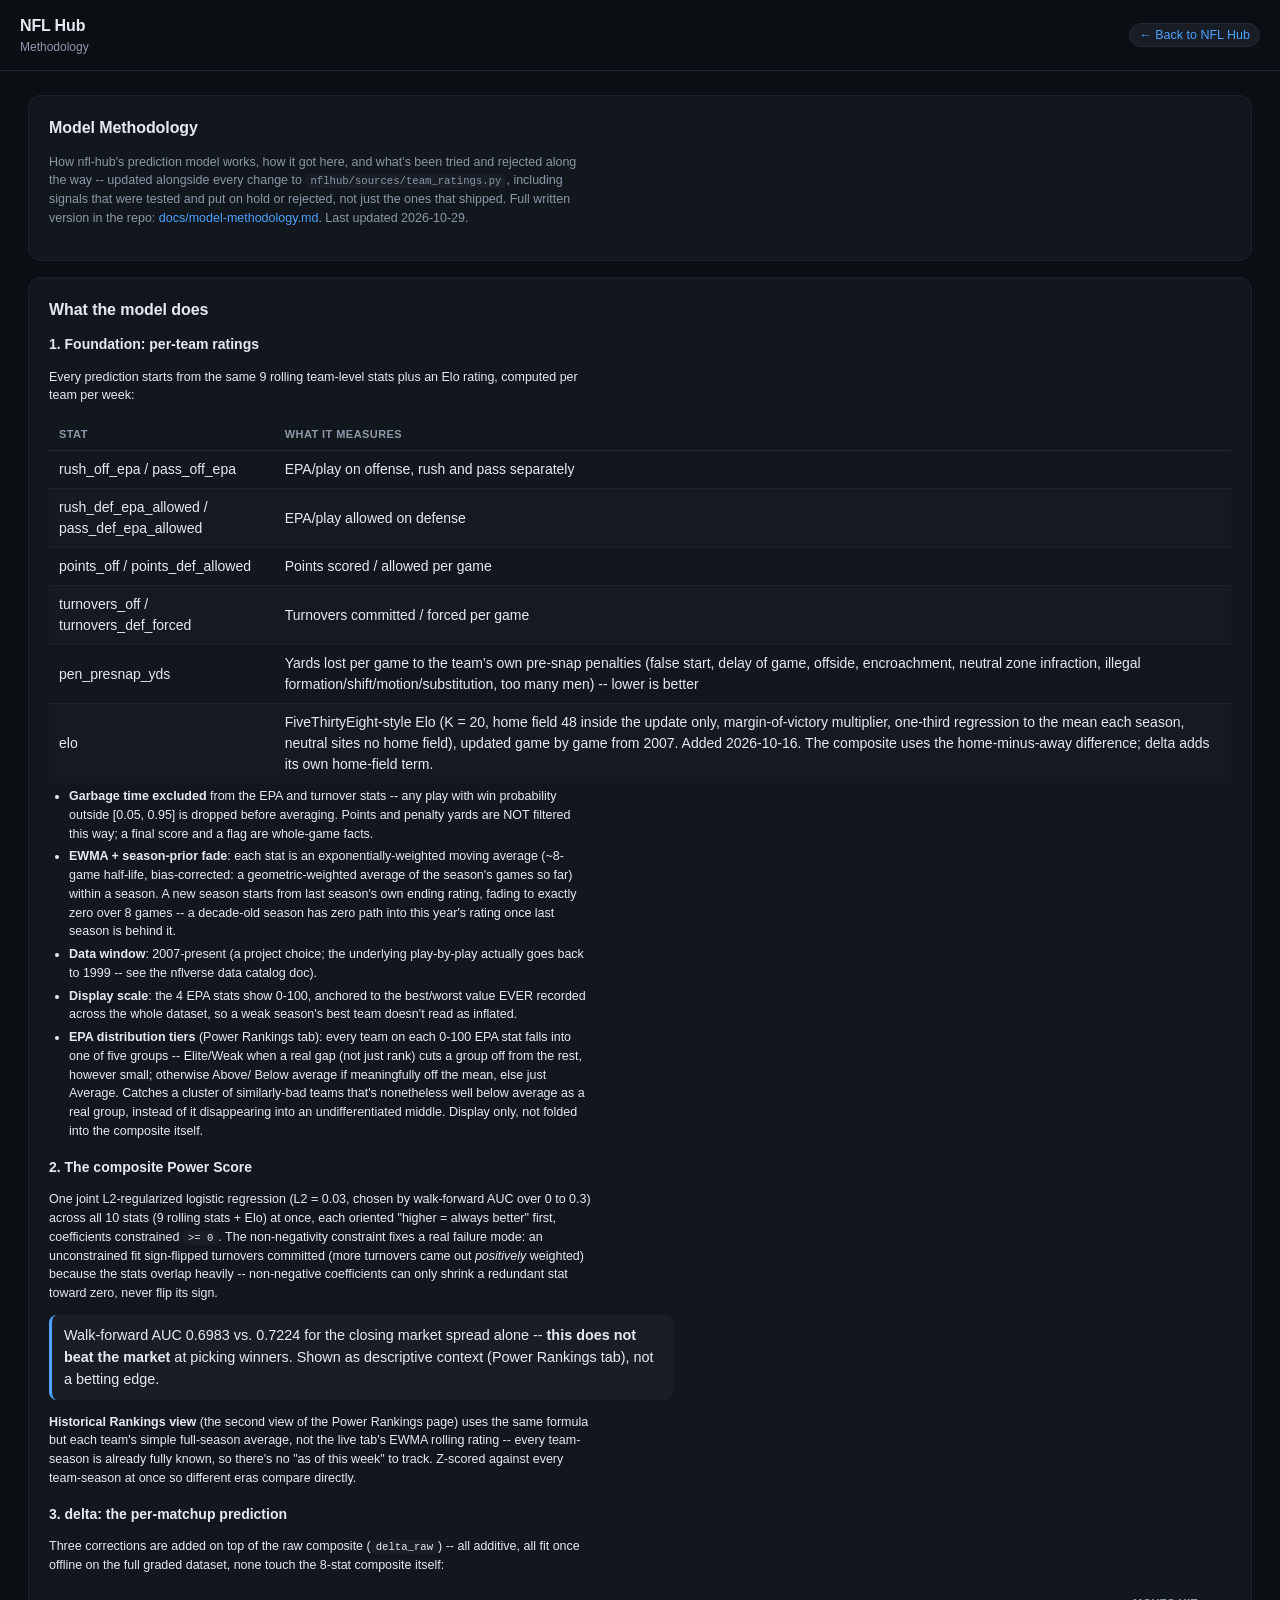
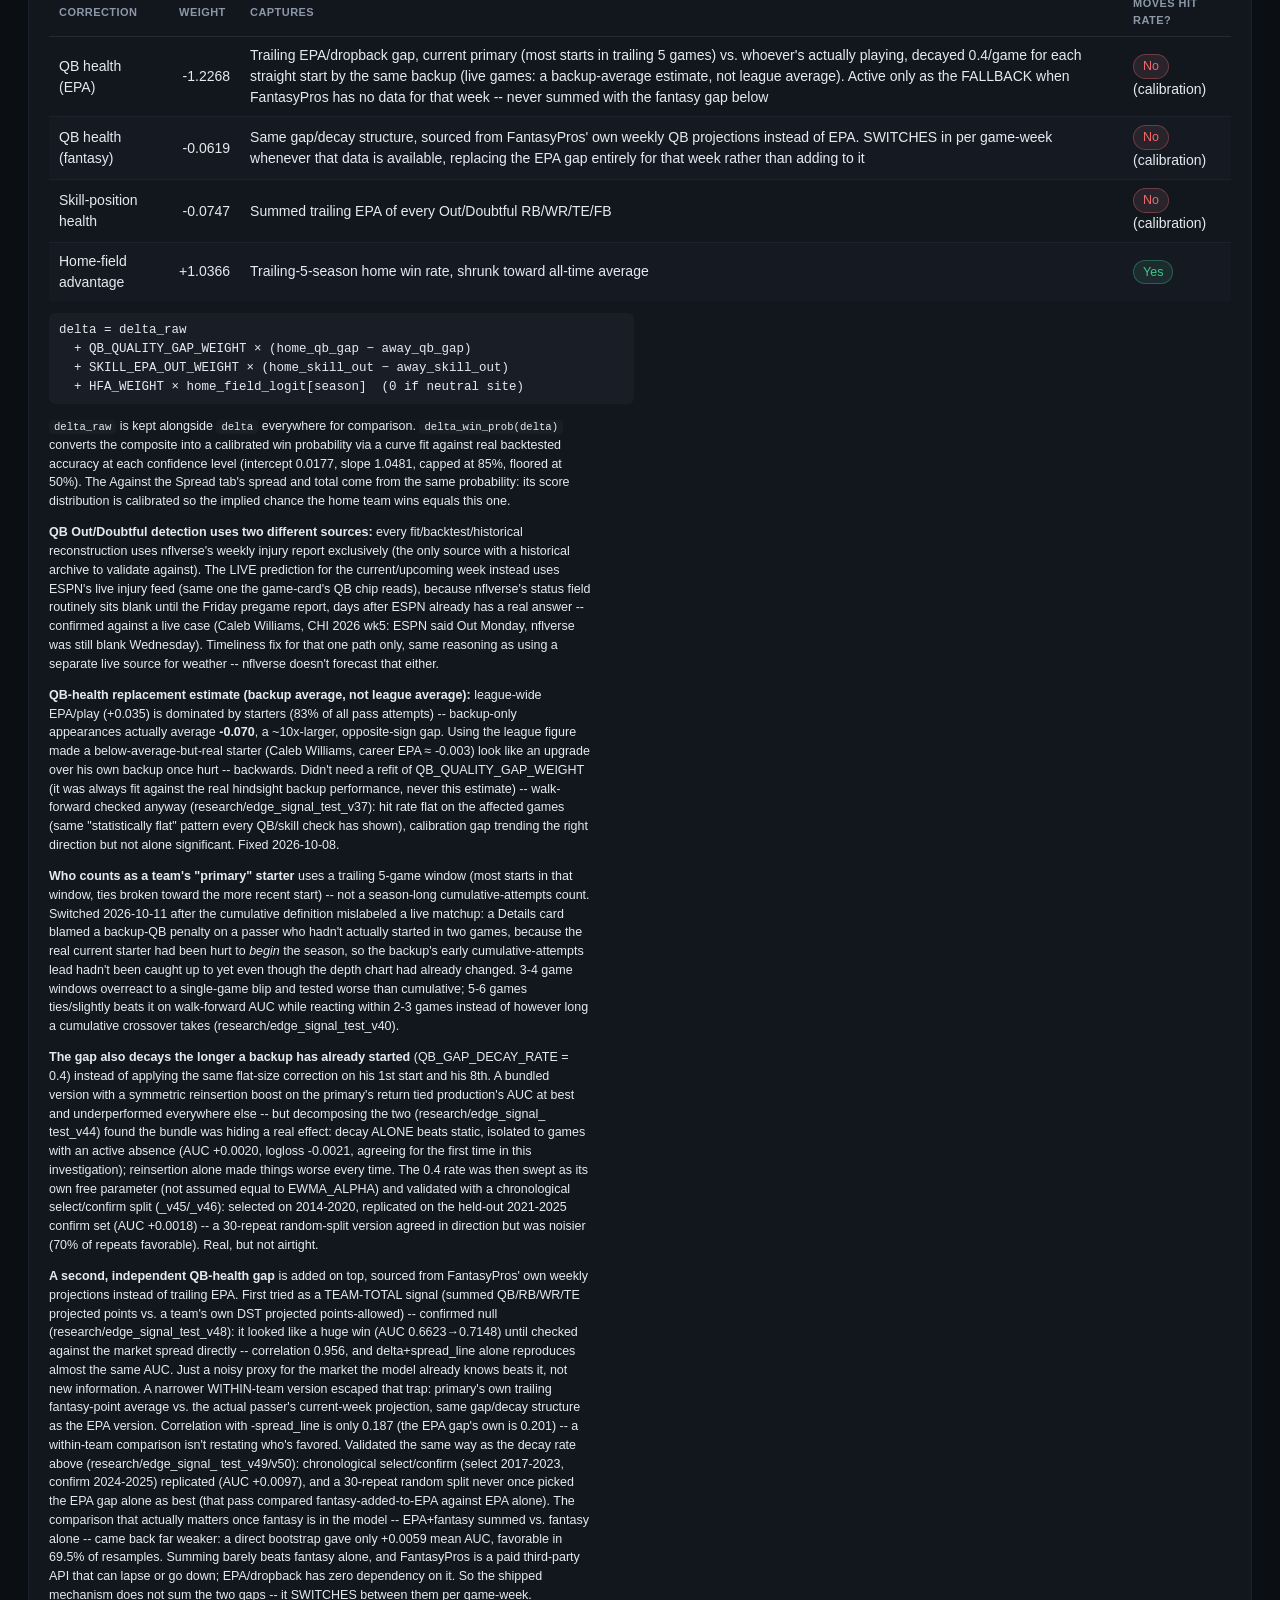
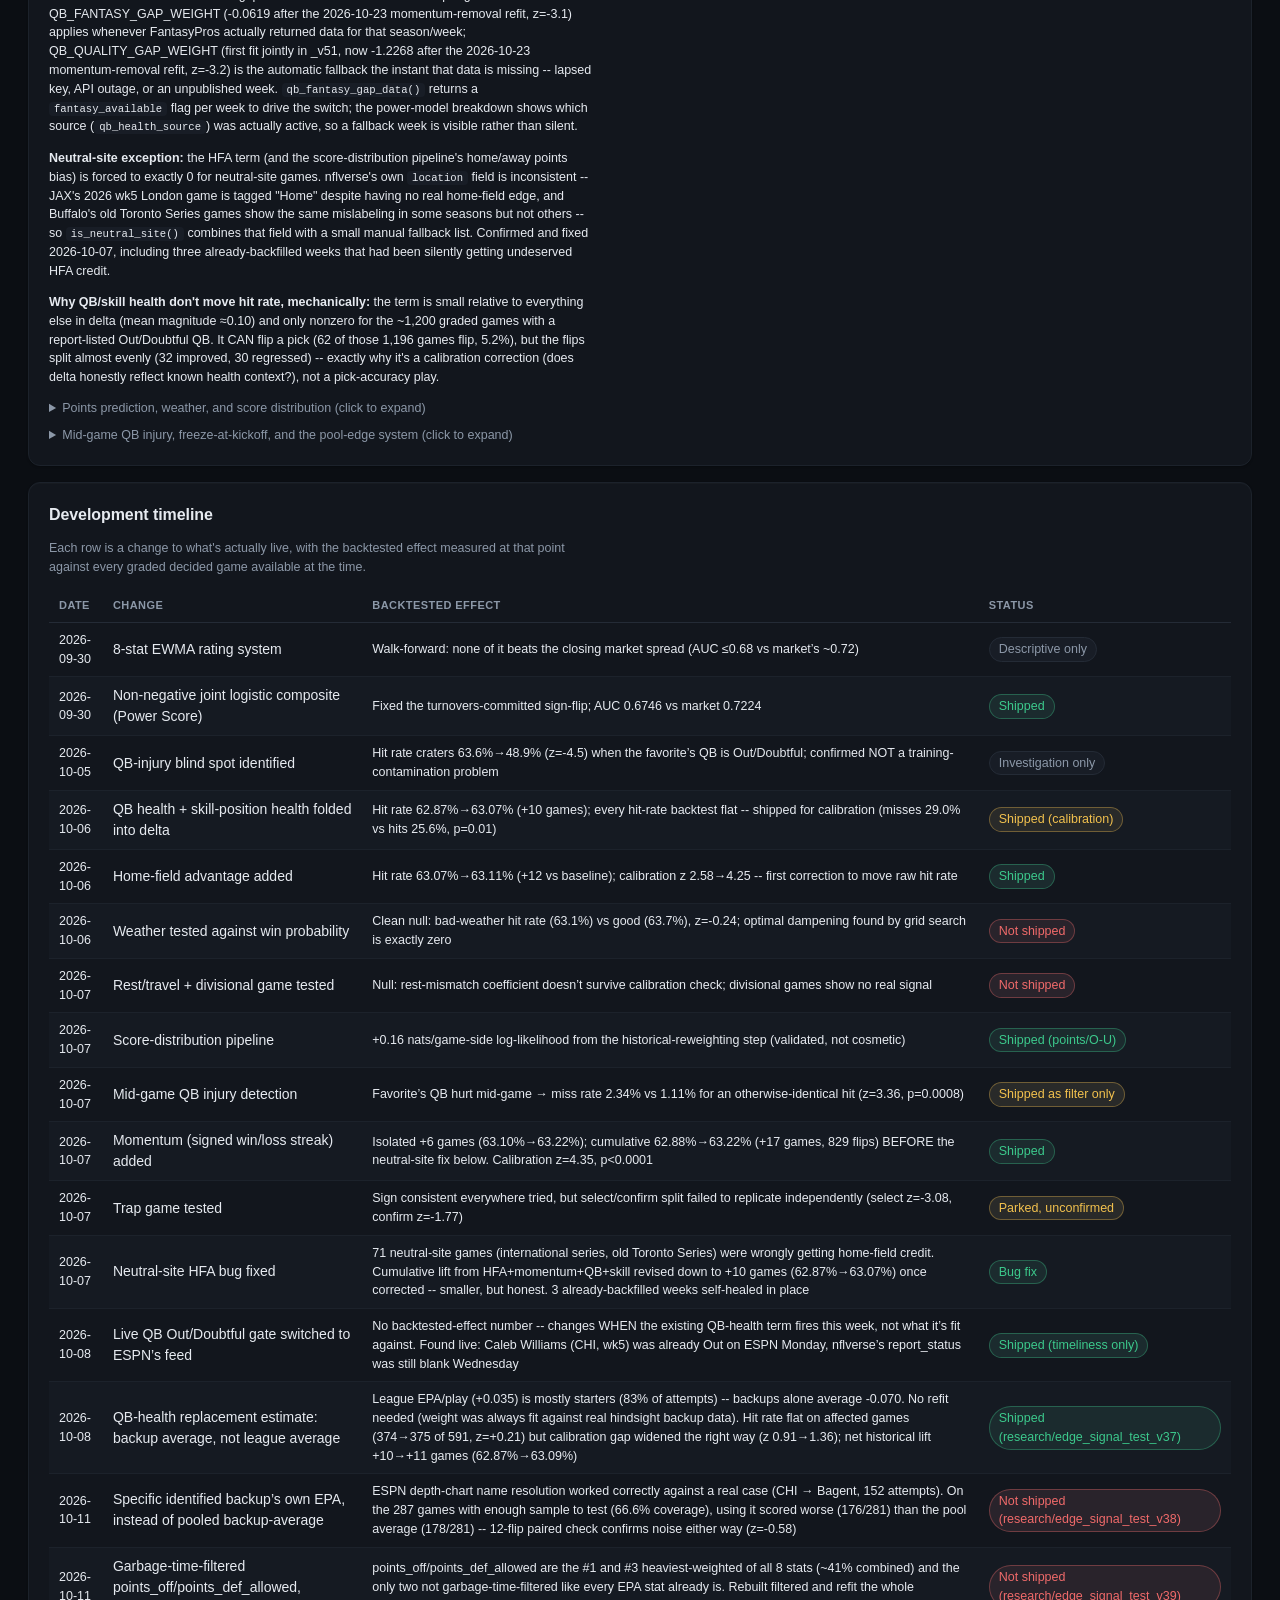
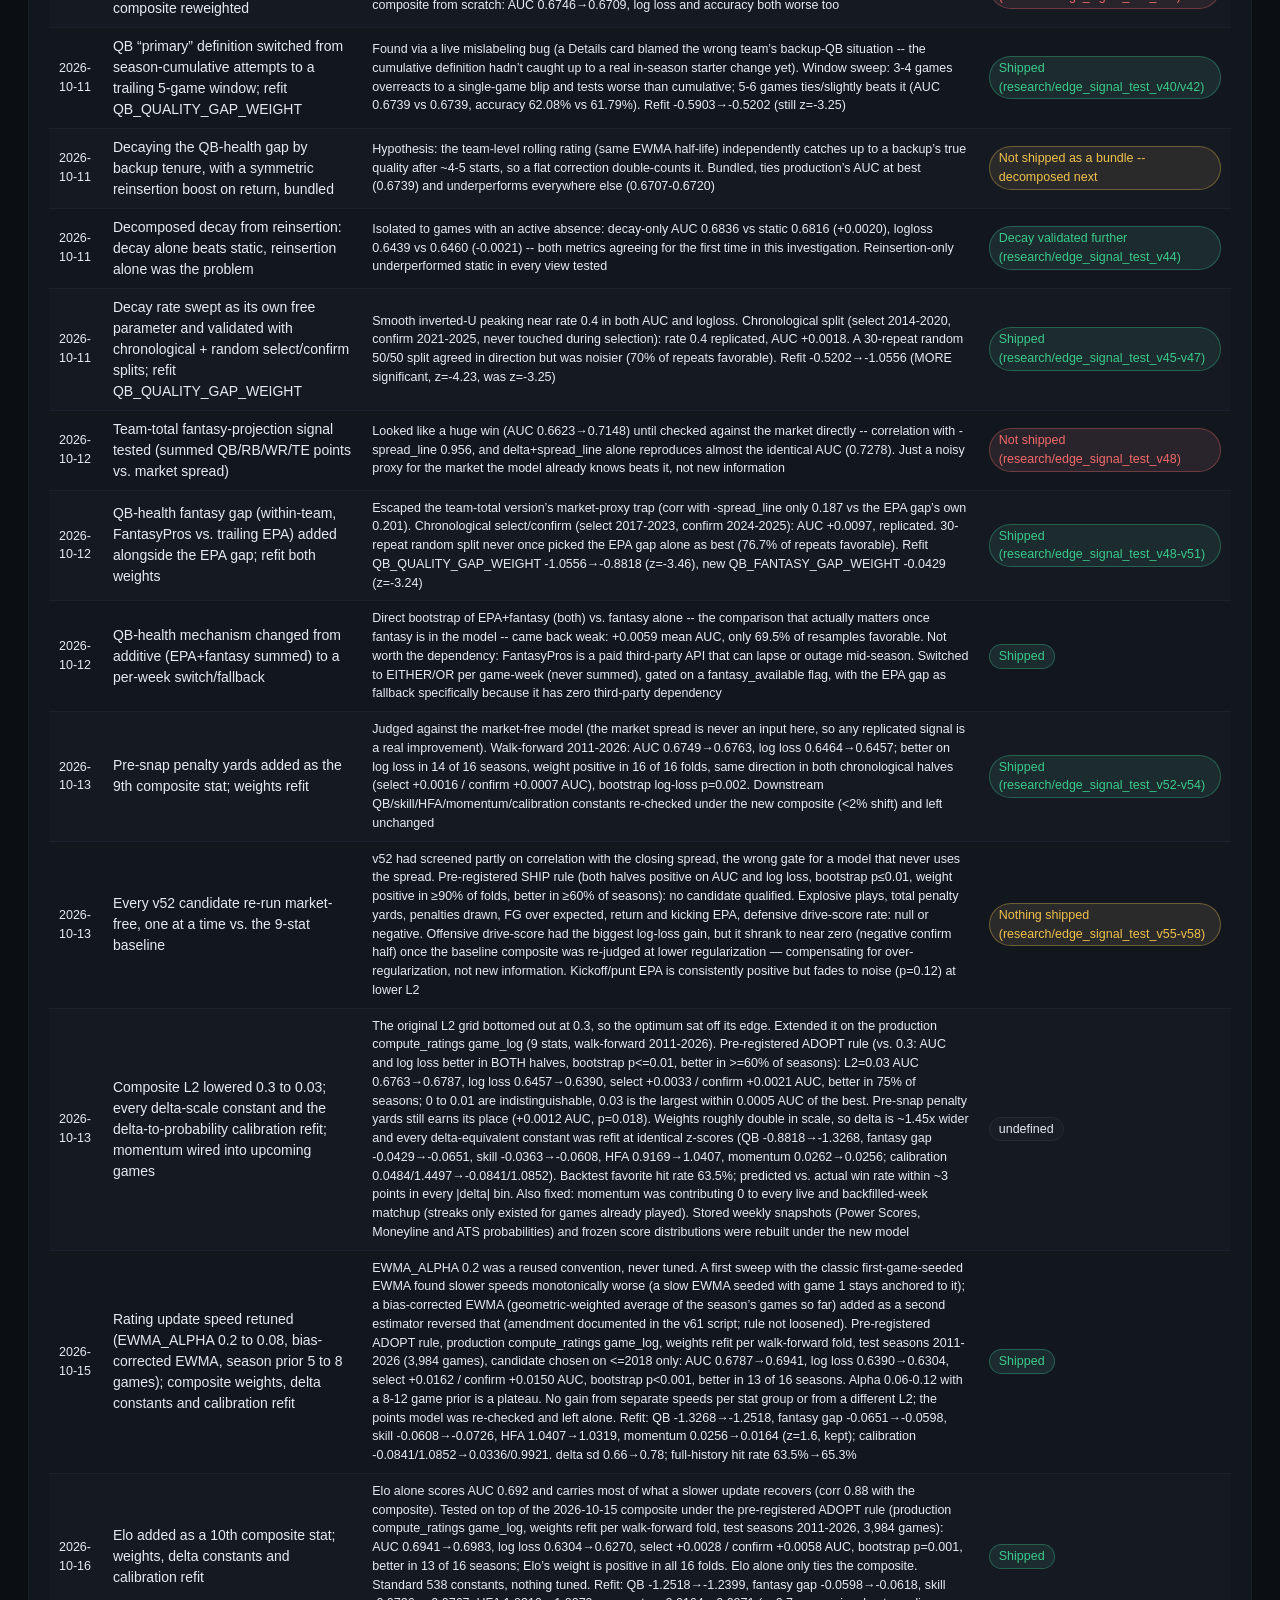
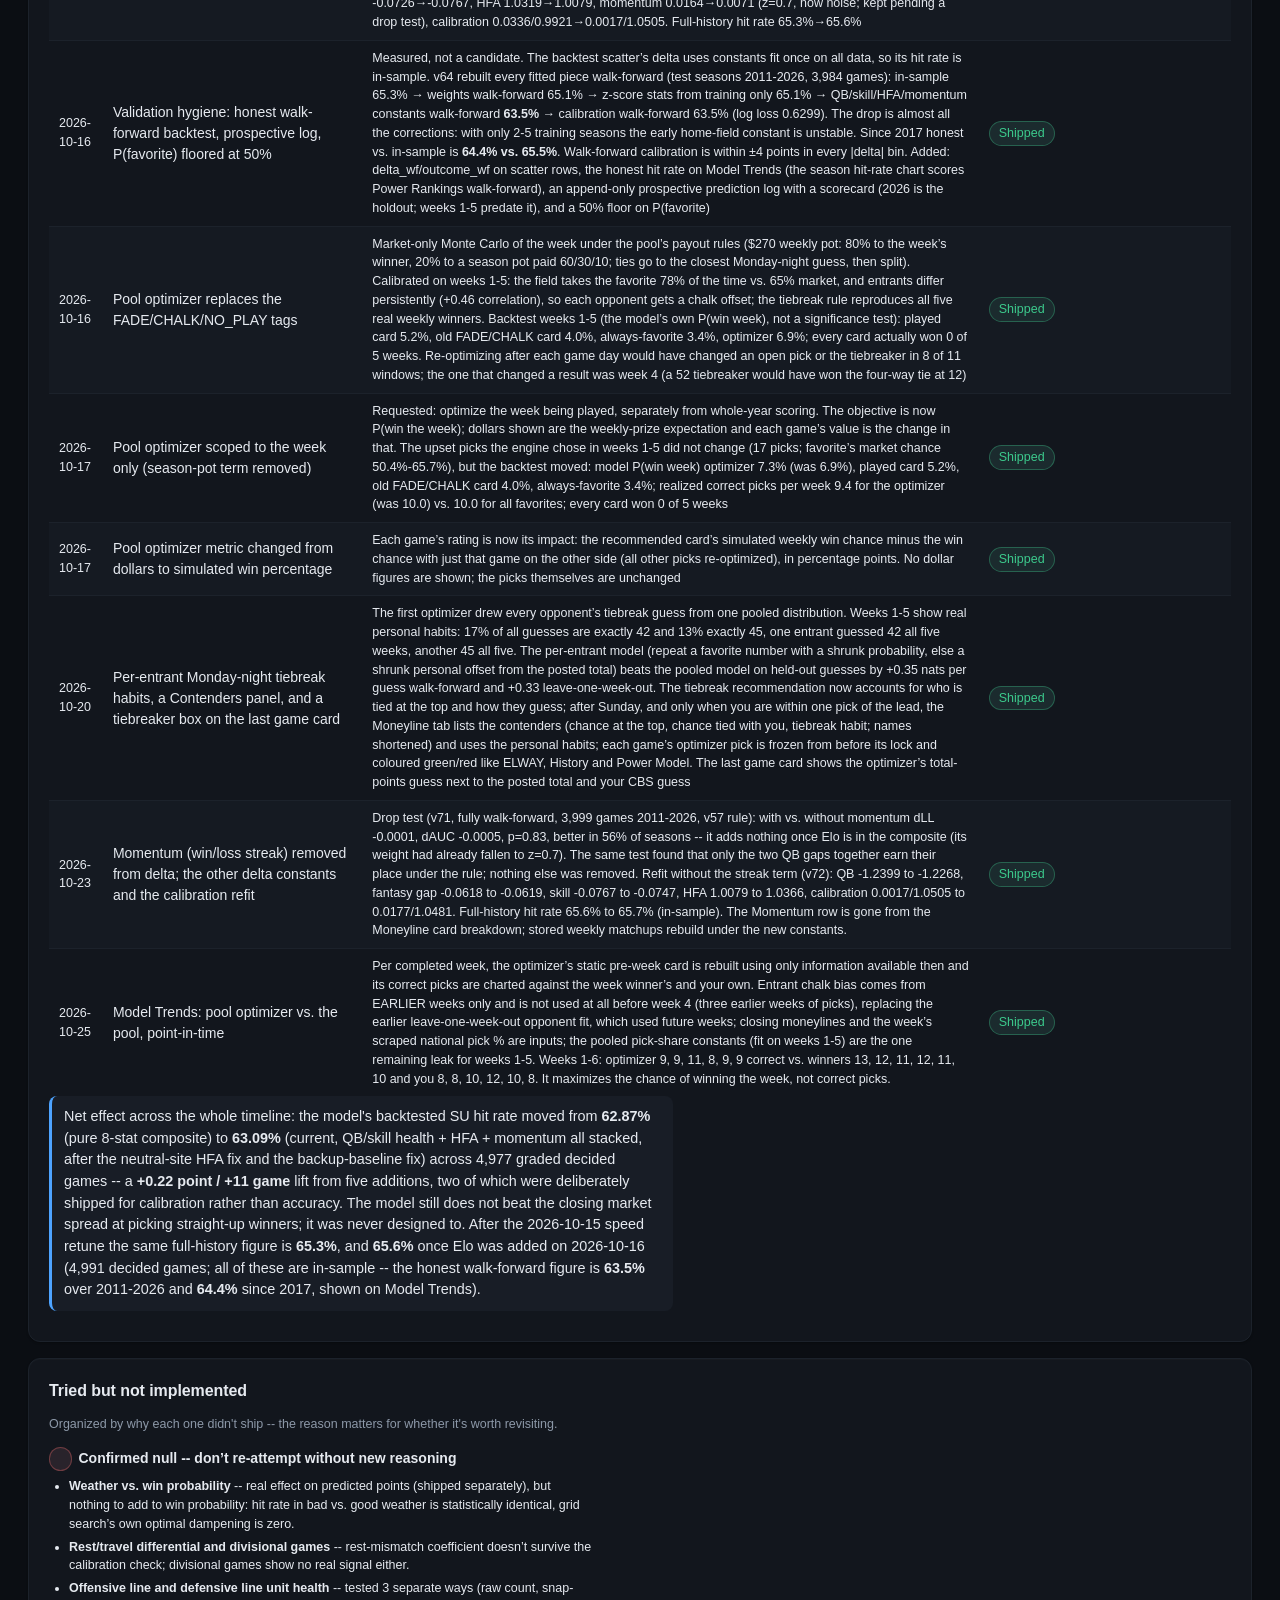
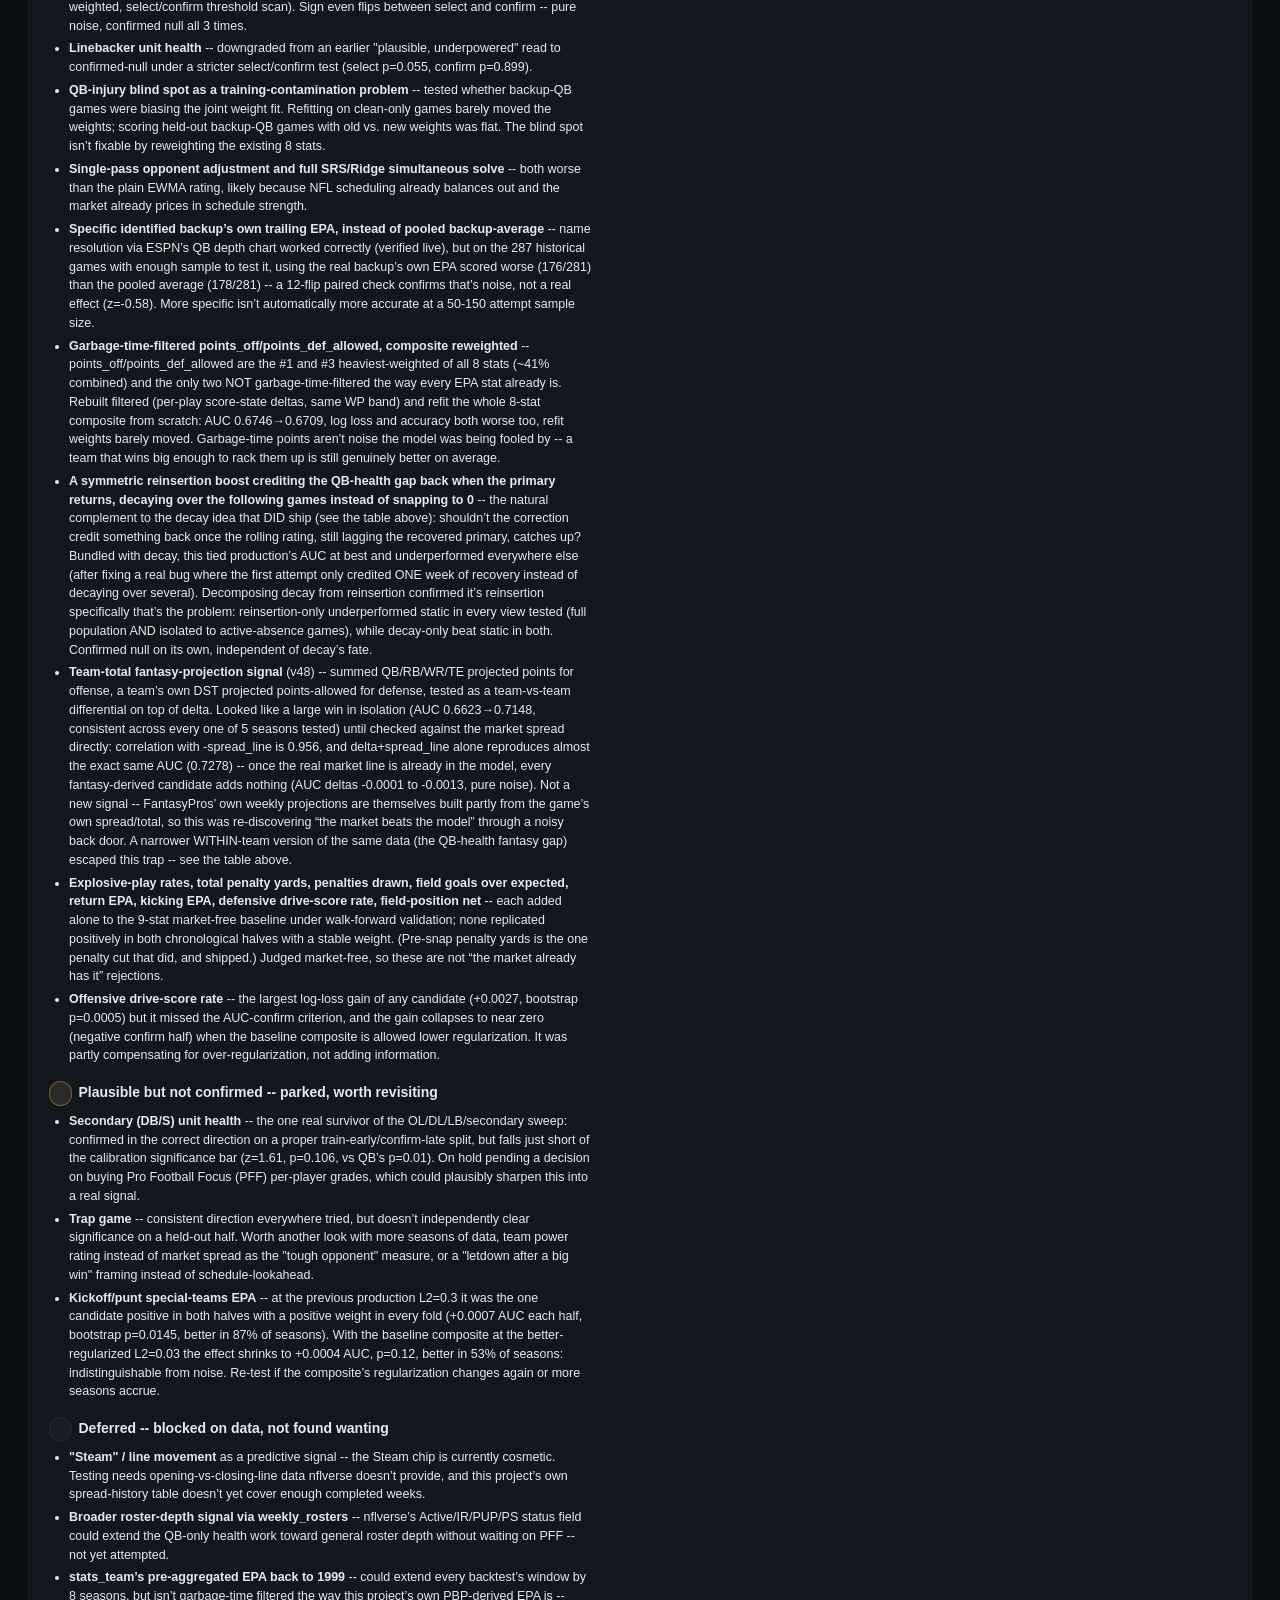
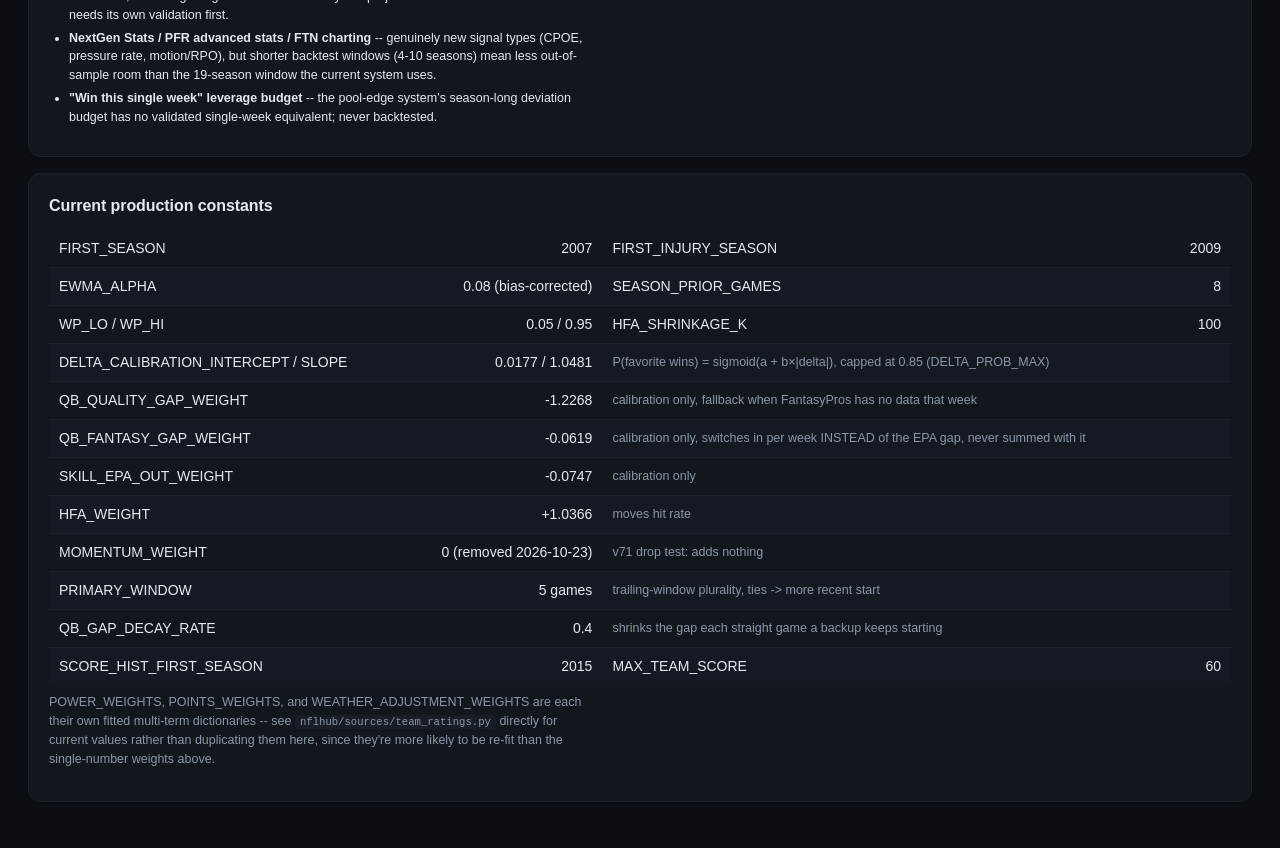
<file: methodology.html>
<!doctype html>
<html lang="en">
<head>
<meta charset="utf-8">
<meta name="viewport" content="width=device-width, initial-scale=1">
<title>NFL Hub Methodology</title>
<link rel="stylesheet" href="style.css?v=2026-10-31a">
<link rel="manifest" href="manifest.json">
<meta name="theme-color" content="#0b0e13">
<link rel="icon" type="image/png" href="icons/favicon-32.png">
</head>
<body>
<header>
  <div>
    <h1><a href="./" style="color:inherit;">NFL Hub</a></h1>
    <span class="muted">Methodology</span>
  </div>
  <div class="chips"><a class="chip" href="./">&larr; Back to NFL Hub</a></div>
</header>
<main>
  <section id="methodology"></section>
</main>
<script src="js/util.js?v=2026-10-31a"></script>
<script src="js/methodology.js?v=2026-10-31a"></script>
<script>Methodology.render({});</script>
</body>
</html>
</file>
<file: style.css>
* { box-sizing:border-box; }
body {
  margin:0; background:var(--bg); color:var(--text);
  font:14px/1.5 -apple-system,Segoe UI,Roboto,Helvetica,Arial,sans-serif;
}
a { color:var(--accent); text-decoration:none; }
h1 { font-size:18px; margin:0; }
h2 { font-size:15px; letter-spacing:.02em; text-transform:uppercase; color:var(--dim); margin:0 0 .5rem; }
h3 { font-size:14px; margin:.3rem 0; font-weight:650; }

header {
  padding:14px 20px; border-bottom:1px solid var(--line);
  display:flex; flex-wrap:wrap; gap:12px; align-items:center; justify-content:space-between;
}
header .muted { display:block; font-size:12px; }
.chips { display:flex; gap:8px; align-items:center; flex-wrap:wrap; }

[hidden] { display:none !important; }


.panel { background:var(--panel); border:1px solid var(--line); border-radius:10px; padding:16px; }
section > .panel { min-width:0; }

table { width:100%; border-collapse:collapse; }
.panel { overflow-x:auto; }
th,td { text-align:left; padding:6px 8px; border-bottom:1px solid var(--line); white-space:nowrap; }
th { color:var(--dim); font-weight:600; font-size:11px; text-transform:uppercase; }
tr:last-child td { border-bottom:none; }
.num { text-align:right; font-variant-numeric:tabular-nums; }

.chip {
  display:inline-block; padding:3px 9px; border-radius:999px; font-size:12px;
  background:var(--panel2); border:1px solid var(--line);
}
.chip.warn { color:var(--warn); border-color:#5a4a1e; }
.chip.bad  { color:var(--bad);  border-color:#5a2020; }
.chip.good { color:var(--good); border-color:#1e5a3e; }
.chip.gut  { color:var(--accent); border-color:#1e3a5a; font-weight:600; }
.chip.muted { color:var(--dim); }

.muted { color:var(--dim); }
.alert { color:var(--bad); font-weight:600; }
td.warn { color:var(--warn); font-weight:600; }
.lean { margin:0 0 10px; padding:8px 10px; background:var(--panel2);
  border-left:3px solid var(--accent); border-radius:4px; font-size:.9rem; }
.tablefoot { font-size:.78rem; margin-top:8px; }
ul.tablefoot { padding-left:18px; } ul.tablefoot li { margin:2px 0; }
tr.tot td { border-top:2px solid var(--line); font-weight:600; }
.dogpick { display:inline-block; padding:1px 6px; margin:1px 0; border-radius:3px;
  font-size:.8rem; background:var(--panel2); border:1px solid var(--line); color:var(--dim); }
.dogpick.take { color:var(--warn); border-color:#5a4a1e; font-weight:600; }
.dogpick.on { outline:2px solid var(--accent); outline-offset:1px; color:var(--text); }

.small { font-size:.78rem; }
.bookcell { white-space:nowrap; }
.bookcell.line-narrow { box-shadow:inset 0 0 0 2px var(--bad); }
.bookcell.line-wide   { box-shadow:inset 0 0 0 2px var(--good); }

.game-card-grid { display:grid; gap:10px; }
.game-card { background:var(--panel2); border:1px solid var(--line); border-radius:8px; padding:12px 14px; }
.game-card.result-win  { background:color-mix(in srgb, var(--good) 12%, var(--panel2)); }
.game-card.result-loss { background:color-mix(in srgb, var(--bad) 12%, var(--panel2)); }
.game-card.result-tie  { background:color-mix(in srgb, var(--warn) 12%, var(--panel2)); }
.result-good { color:var(--good); font-weight:600; }
.result-bad  { color:var(--bad); font-weight:600; }
.game-card-head { display:flex; align-items:center; gap:10px; flex-wrap:wrap; margin-bottom:8px; }
.game-card-head .matchup { font-weight:600; }
.line-move-chip { margin-left:auto; }
.team-record { color:var(--dim); font-weight:400; font-size:.85em; }
.market-line { font-weight:600; margin-bottom:6px; }
/* .stadium-line's own margin moved to its parent .venue-row (it's a flex child there now,
   sitting next to the QB-injury chips instead of alone on its own line). */
.stadium-line { margin:0; }
.venue-row { display:flex; align-items:baseline; gap:10px; flex-wrap:wrap; margin:-4px 0 6px; }
.qb-injury-chips { margin-left:auto; text-align:right; }
.game-card-body {
  /* auto-fit/minmax instead of a fixed column count -- ML cards have 5 stat blocks
     (Market/ELWAY/History/Power Model/Pool edge), ATS cards have 4 (no pool-leverage system
     for ATS), sharing this same class; a fixed repeat(N, 1fr) would leave a dangling empty
     column for whichever mode has fewer blocks. */
  display:grid; grid-template-columns:repeat(auto-fit, minmax(110px, 1fr)); gap:10px;
  padding:10px 0; border-top:1px solid var(--line); border-bottom:1px solid var(--line);
}
.stat-block { font-size:.85rem; }
.stat-label { color:var(--dim); font-size:11px; font-weight:600; text-transform:uppercase; margin-bottom:2px; }
.game-card-matchup { padding-top:8px; }
/* Delta breakdown: one collapsible line per term group, with a subtotal bar either side of zero. */
.pb-caption { padding:2px 0 6px; font-size:.85rem; font-weight:700; color:var(--text); }
.pb-group { border-bottom:1px solid var(--line-soft); }
.pb-group > summary { list-style:none; display:grid; grid-template-columns:12px 104px 1fr 52px; gap:8px; align-items:center; padding:6px 0; cursor:pointer; }
.pb-group > summary::-webkit-details-marker { display:none; }
.pb-chev { color:var(--dim); transition:transform .15s; }
.pb-group[open] .pb-chev { transform:rotate(90deg); }
.pb-name { font-weight:600; }
.pb-bar { position:relative; height:8px; background:var(--panel2); border-radius:4px; }
.pb-bar::before { content:""; position:absolute; left:50%; top:-2px; bottom:-2px; border-left:1px solid var(--line); }
.pb-bar i { position:absolute; top:0; height:8px; border-radius:4px; }
.pb-bar i.pos { background:var(--good); }
.pb-bar i.neg { background:var(--bad); }
.pb-terms { padding:0 0 8px 20px; }
.pb-term { display:grid; grid-template-columns:1fr auto; column-gap:8px; padding:1px 0; }
.pb-why { grid-column:1 / -1; font-size:var(--fs-xs); margin-top:-1px; }
/* A started game's scoreboard at the top of its detail pane. */
.scoreboard { width: auto; min-width: 220px; margin: 6px 0 8px; border-collapse: collapse; }
.scoreboard th, .scoreboard td { padding: 2px 8px; }
.scoreboard th { color: var(--dim); font-weight: 500; }
.scoreboard td:first-child { font-weight: 600; padding-left: 0; }
.scoreboard .sb-total { font-weight: 700; border-left: 1px solid var(--line); }
.scoreboard tbody tr:nth-child(even) td { background: none; }
.dist-chart { width:100%; height:220px; margin-top:4px; }
.dist-caption { margin-top:2px; }
.game-card-details { margin-top:8px; }

/* EPA matchup viz: zero-centered vertical gauges, one column per team's own offense vs the
   opponent's defense. Fixed rule regardless of column -- up/green = offense winning that
   phase, down/red = defense holding. */
.epa-viz { background:var(--panel2); border:1px solid var(--line); border-radius:9px; overflow:hidden; margin-top:2px; }
.epa-viz-banner { display:flex; border-bottom:1px solid var(--line); }
.epa-viz-banner div { flex:1; text-align:center; padding:7px 4px; font-size:.78rem; font-weight:700; letter-spacing:.01em; }
.epa-viz-banner div:first-child { border-right:1px solid var(--line); }
.epa-viz-grid { display:grid; grid-template-columns:1fr 1fr; }
.epa-viz-col { padding:12px 14px; }
.epa-viz-col:first-child { border-right:1px solid var(--line); }
.vgauge-row { display:flex; gap:18px; justify-content:center; }
.vgauge { text-align:center; }
.vgauge-track { position:relative; width:24px; height:88px; background:var(--line); border-radius:5px; margin:0 auto; }
.vgauge-center { position:absolute; top:50%; left:-3px; right:-3px; height:1px; background:rgba(255,255,255,.35); }
.vgauge-bar { position:absolute; left:0; right:0; border-radius:3px; }
.vgauge-bar.good { background:var(--good); bottom:50%; }
.vgauge-bar.bad { background:var(--bad); top:50%; }
.vgauge-mag { font-size:.75rem; font-weight:700; margin-top:5px; }
.vgauge-tag { font-size:.7rem; color:var(--dim); text-transform:uppercase; letter-spacing:.04em; margin-top:4px; }
.game-card-details summary { font-size:.8rem; color:var(--dim); cursor:pointer; }
.game-card-details summary:hover { color:var(--text); }
.game-card-pick { display:flex; align-items:center; gap:8px; flex-wrap:wrap; }
.game-card-mine { margin-left:auto; font-size:.85rem; }
.line-narrow { color:var(--bad); }
.line-wide   { color:var(--good); }
.elway-flip  { box-shadow:inset 0 0 0 2px var(--warn); color:var(--warn); font-weight:600; }
.elway-stale { box-shadow:inset 0 0 0 2px var(--bad); color:var(--bad); font-weight:600; }
.pick-fav { color:var(--good); font-weight:700; }
.pick-dog { color:var(--warn); font-weight:700; }

.bias-chart { display:flex; flex-direction:column; gap:3px; margin-top:10px; }
.bias-row { display:flex; align-items:center; gap:8px; font-size:.82rem; }
.bias-team { width:32px; font-weight:600; flex-shrink:0; }
.bias-track { flex:1; display:flex; height:14px; background:var(--panel2); border-radius:3px; overflow:hidden; }
.bias-half { flex:1; display:flex; }
.bias-half.neg { justify-content:flex-end; }
.bias-half.pos { justify-content:flex-start; }
.bias-bar { height:100%; }
.bias-bar.neg { background:var(--warn); }
.bias-bar.pos { background:var(--good); }
.bias-val { width:64px; text-align:right; flex-shrink:0; }

.dist-metric { margin:22px 0 0; }
.dist-metric:first-of-type { margin-top:14px; }
.dist-label { font-weight:600; font-size:.85rem; margin-bottom:4px; }
.dist-strip {
  position:relative; height:10px; margin:18px 4px 4px;
  background:var(--panel2); border:1px solid var(--line); border-radius:999px;
}
.dist-tick {
  position:absolute; top:50%; left:0; width:6px; height:6px;
  margin:-3px 0 0 -3px; border-radius:50%; background:var(--dim);
}
.dist-tick.outlier-good, .dist-tick.outlier-bad {
  width:10px; height:10px; margin:-5px 0 0 -5px; z-index:1;
}
.dist-tick.outlier-good { background:var(--good); box-shadow:0 0 0 2px color-mix(in srgb, var(--good) 35%, transparent); }
.dist-tick.outlier-bad { background:var(--bad); box-shadow:0 0 0 2px color-mix(in srgb, var(--bad) 35%, transparent); }
.dist-tick.above-avg { background:color-mix(in srgb, var(--good) 55%, var(--dim)); }
.dist-tick.below-avg { background:color-mix(in srgb, var(--bad) 55%, var(--dim)); }
.mild-good { color:color-mix(in srgb, var(--good) 55%, var(--dim)); font-weight:600; }
.mild-bad  { color:color-mix(in srgb, var(--bad) 55%, var(--dim)); font-weight:600; }
.dist-tick-label {
  position:absolute; top:-15px; left:50%; transform:translateX(-50%);
  font-size:10px; font-weight:700; white-space:nowrap;
}
.dist-tick-label.outlier-good { color:var(--good); }
.dist-tick-label.outlier-bad { color:var(--bad); }
.dist-mean-line { position:absolute; top:-3px; bottom:-3px; width:1px; background:var(--accent); opacity:.6; }
#power tbody tr[data-team]:hover { background:var(--panel2); cursor:pointer; }
.power-chev { color:var(--dim); font-size:.8em; }
#power tr.power-row-open { background:var(--panel2); }
.power-detail-grid { display:grid; grid-template-columns:repeat(auto-fit, minmax(290px, 1fr)); gap:16px; text-align:left; }
.power-detail-cell { min-width:0; }
.power-detail-cap { font-size:.8rem; font-weight:700; margin-bottom:4px; }
.power-radar-chart { width:100%; height:300px; }
.power-trend-chart { width:100%; height:300px; }
.dist-tick.dist-tick-dim { opacity:.45; }
.dist-tick.dist-tick-self { opacity:1; z-index:3; width:12px; height:12px; margin:-6px 0 0 -6px; box-shadow:0 0 0 3px var(--accent); background:var(--accent); }
.dist-tick-label-self { color:var(--text); }
.dist-summary { margin-top:4px; }
.dist-tiers { margin:4px 0 0; padding-left:18px; font-size:.82rem; color:var(--dim); }
.dist-tiers li { margin-bottom:3px; }

button, select, input, textarea {
  font:inherit; background:var(--panel2); color:var(--text);
  border:1px solid var(--line); border-radius:7px; padding:5px 10px;
}
button { cursor:pointer; }
button:hover { border-color:var(--accent); }
button.primary { background:var(--accent); color:#04121f; border-color:var(--accent); font-weight:600; }
.sort-btn { background:transparent; border:none; padding:2px 4px; font-size:.78rem; font-weight:600; color:var(--dim); white-space:nowrap; }
.sort-btn:hover { border:none; color:var(--text); }
.sort-btn.active { color:var(--accent); }
.power-methodology { margin:6px 0 10px; }
.power-methodology summary { cursor:pointer; }
.power-weights { margin:6px 0 0; padding-left:20px; font-size:.82rem; }
.power-weights li { margin-bottom:2px; }
#parlays-trends ol { margin:4px 0 10px 20px; padding:0; }
#parlays-trends li { margin-bottom:6px; }
input:focus, textarea:focus, select:focus { outline:2px solid var(--accent); outline-offset:1px; }
textarea { width:100%; resize:vertical; }
.btns { display:flex; gap:6px; align-items:center; }

.scoreline { display:flex; gap:14px; align-items:baseline; font-size:20px; font-weight:700; }
.scoreline .proj { font-size:13px; font-weight:500; color:var(--dim); }

.fp { margin-top:12px; padding-top:10px; border-top:1px solid var(--line); }
.fp div { padding:2px 0; }

details { margin-top:8px; }
summary { cursor:pointer; }

.newsitem { padding:8px 0; border-bottom:1px solid var(--line); }
.newsitem:last-child { border-bottom:none; }

.banner { background:var(--bad); color:#1a0000; padding:8px 20px; font-weight:600; }
.banner code { background:rgba(0,0,0,.2); padding:1px 5px; border-radius:4px; }

#backtest-chart { width:100%; height:520px; }
#backtest-selected { margin-top:8px; min-height:1.2em; }
#backtest-weekyear { width:100%; height:440px; }
.backtest-controls { display:flex; flex-direction:column; gap:8px; margin:10px 0; }
.backtest-control-row { display:flex; gap:16px; flex-wrap:wrap; align-items:center; }
.backtest-control-row label { display:flex; align-items:center; gap:6px; font-size:.82rem; color:var(--dim); white-space:nowrap; }
.backtest-control-row select { padding:3px 6px; }
.backtest-control-row input[type="range"] { width:110px; vertical-align:middle; }
#backtest-min-spread-val, #backtest-min-delta-val { min-width:2.6em; text-align:right; color:var(--text); }
#backtest-cell-chip .chip { display:inline-flex; align-items:center; }
#backtest-cell-chip button { background:transparent; border:none; color:var(--dim); font-weight:700; cursor:pointer; line-height:1; }
#backtest-cell-chip button:hover { color:var(--text); border:none; }

/* Methodology tab: every table here is prose-like (long descriptions, not short numbers),
   so wrap instead of the site-wide default nowrap, which would force these very wide. */
#methodology table td, #methodology table th { white-space:normal; }
#methodology h3 { margin:16px 0 6px; }
#methodology h3:first-of-type { margin-top:0; }
#methodology ul { margin:4px 0 10px; padding-left:20px; }
#methodology li { margin-bottom:4px; }
#methodology code { background:var(--panel2); padding:1px 5px; border-radius:4px; font-size:.85em; }

/* Touch devices: shorter tall charts so they don't fill a whole phone screen, and let a finger
   that starts on a chart scroll the page (see makePlotlyTouchFriendly() in js/util.js). */
@media (pointer: coarse) {
  #backtest-chart { height:360px; }
  #backtest-weekyear { height:340px; }
  .js-plotly-plot .draglayer .drag { touch-action:pan-x pan-y !important; }
}

/* auth: header control, read-only mode, toasts */
#auth-box { display:inline-flex; align-items:center; gap:6px; }
body.read-only button[data-act="pick"],
body.read-only button[data-act="gutpick"],
body.read-only button[data-act="atspick"],
body.read-only button[data-act="refresh"] { opacity:.45; cursor:not-allowed; }
#toast-host { position:fixed; right:14px; bottom:14px; display:flex; flex-direction:column; gap:8px; z-index:1000; max-width:min(92vw,360px); }
.toast { padding:9px 12px; border-radius:6px; border:1px solid var(--line); background:var(--panel2); color:var(--text); font-size:.85rem; box-shadow:0 4px 14px rgba(0,0,0,.35); }
.toast.bad { border-color:var(--bad); }
.toast.warn { border-color:var(--warn); }
.trend-up   { color:var(--good); font-weight:600; font-size:.8em; }
.trend-down { color:var(--bad);  font-weight:600; font-size:.8em; }
.trend-flat { color:var(--warn); font-weight:600; font-size:.8em; }

/* Power Rankings view toggle (this season / historical) and the header links to the Methodology and Health pages */
.toolbar { display:flex; flex-wrap:wrap; gap:12px; align-items:center; justify-content:space-between; margin-bottom:12px; }
.seg { display:inline-flex; background:var(--panel2); border:1px solid var(--line); border-radius:8px; padding:3px; gap:2px; }
.seg button { font:inherit; color:var(--dim); background:transparent; border:0; border-radius:6px; padding:6px 14px; cursor:pointer; }
.seg button[aria-pressed="true"] { background:var(--accent); color:#06121f; font-weight:650; }
.filters { display:flex; flex-wrap:wrap; gap:10px; align-items:center; margin:0 0 10px; }
.header-links { display:inline-flex; gap:14px; align-items:center; font-size:13px; }
.header-links a { color:var(--dim); } .header-links a:hover { color:var(--text); }
.header-links a::after { content:" \2197"; font-size:11px; }

/* =====================================================================================
   Hub layout and look: sidebar + top bar on desktop, bottom tab bar on phones, the slate
   and its detail pane, tiles, tables. Everything above is the original component styling;
   the palette and type scale below apply to all of it.
   ===================================================================================== */

:root {
  color-scheme: dark;
  /* palette */
  --bg: #0b0e13;
  --panel: #12161d;
  --panel2: #181d26;
  --line: #242b36;
  --line-soft: #1c222b;
  --text: #e6eaf0;
  --dim: #8c98a8;
  --accent: #4da3ff;
  --accent-soft: color-mix(in srgb, var(--accent) 16%, transparent);
  --good: #3cc98c;
  --bad: #f06a6a;
  --warn: #f2c14e;
  --violet: #a78bfa;
  /* type scale */
  --font: -apple-system, BlinkMacSystemFont, "Segoe UI", Roboto, "Helvetica Neue", Arial, sans-serif;
  --fs-xs: 11px;
  --fs-sm: 12.5px;
  --fs-base: 14px;
  --fs-md: 16px;
  --fs-lg: 20px;
  /* spacing and shape */
  --sp-1: 4px;
  --sp-2: 8px;
  --sp-3: 12px;
  --sp-4: 16px;
  --sp-5: 24px;
  --radius: 12px;
  --radius-sm: 8px;
  --gutter: 24px;
  --sticky-h: 52px;
  --page-l: max(var(--gutter), env(safe-area-inset-left));
  --page-r: max(var(--gutter), env(safe-area-inset-right));
}

html { -webkit-text-size-adjust: 100%; }
body {
  background: var(--bg);
  font: var(--fs-base)/1.5 var(--font);
  padding-bottom: env(safe-area-inset-bottom);
  -webkit-font-smoothing: antialiased;
}
a:hover { text-decoration: underline; }

h1 { font-size: var(--fs-md); font-weight: 700; letter-spacing: -.01em; }
h2 {
  font-size: var(--fs-md); font-weight: 650; letter-spacing: -.005em; text-transform: none;
  color: var(--text); margin: 0 0 var(--sp-3);
}
h3 { font-size: var(--fs-base); font-weight: 650; }
.small, .tablefoot { font-size: var(--fs-sm); }

/* ---------- shell ----------
   Phone and tablet (the default): brand, then the controls, then the section tabs as a
   sticky strip, then the page. .rail and .page are display: contents there, so
   their children are laid out (and ordered) by .app directly, and the tab strip sticks
   against the whole page. From 1024px (see "desktop" below) the rail becomes a fixed left
   sidebar and the page gets a sticky top bar. */
.app { display: flex; flex-direction: column; min-height: 100dvh; }
.rail, .page { display: contents; }
.brand { order: 1; }
.topbar { order: 2; }
.navbar { order: 3; }
main { order: 4; }
.rail-games, .rail-links { display: none; }

.brand {
  display: flex; align-items: center; gap: var(--sp-3); min-width: 0;
  padding: max(var(--sp-3), env(safe-area-inset-top)) var(--page-r) 0 var(--page-l);
}
.brand img { width: 32px; height: 32px; border-radius: 8px; flex: none; }
.brand .muted { display: block; font-size: var(--fs-sm); }
.ico {
  width: 18px; height: 18px; flex: none; fill: none; stroke: currentColor;
  stroke-width: 1.8; stroke-linecap: round; stroke-linejoin: round;
}

/* top bar: section title (desktop only) + deadlines, week, refresh, view-only, account */
header.topbar {
  display: flex; align-items: center; justify-content: space-between; flex-wrap: wrap; gap: var(--sp-3);
  padding: var(--sp-3) var(--page-r) var(--sp-3) var(--page-l); border-bottom: none;
}
.page-title { display: none; margin: 0; font-size: var(--fs-lg); font-weight: 700; letter-spacing: -.015em; }
.controls { gap: var(--sp-2); justify-content: flex-end; }
#deadline-chips { display: inline-flex; gap: var(--sp-1); flex-wrap: wrap; }
.week { display: flex; align-items: center; gap: 6px; }

.viewonly {
  display: inline-flex; align-items: center; gap: 6px;
  padding: 0 4px 0 12px; min-height: 34px; border-radius: 999px;
  font-size: var(--fs-sm); color: var(--dim);
  background: var(--panel); border: 1px solid var(--line);
}
.link-btn {
  background: none; border: none; padding: 2px 8px; min-height: 0; color: var(--accent);
  font-size: inherit; font-weight: 600;
}
.link-btn:hover { border: none; text-decoration: underline; }
.notowner { display: none; padding-right: 8px; }
/* Signed in with Google but not the owner (auth.js then shows Sign out in #auth-box):
   offering "Sign in to edit" again would just loop through OAuth. */
body:has(#auth-box [data-auth="signout"]) #read-only-note .link-btn { display: none; }
body:has(#auth-box [data-auth="signout"]) #read-only-note .notowner { display: inline; }

/* ---------- section tabs (a sticky strip until desktop) ---------- */
.navbar {
  position: sticky; top: 0; z-index: 50;
  display: flex; align-items: center; gap: var(--sp-3);
  padding: env(safe-area-inset-top) var(--page-r) 0 var(--page-l);
  background: color-mix(in srgb, var(--bg) 88%, transparent);
  backdrop-filter: saturate(140%) blur(10px);
  -webkit-backdrop-filter: saturate(140%) blur(10px);
  border-top: 1px solid var(--line-soft); border-bottom: 1px solid var(--line);
}
#tabs {
  flex: 1; min-width: 0; max-width: none; margin: 0; padding: 0; border-bottom: none; gap: 2px;
  scrollbar-width: none; -webkit-overflow-scrolling: touch;
}
#tabs::-webkit-scrollbar { display: none; }
#tabs .nav-group, #tabs .ico { display: none; }
#tabs button {
  flex: none; position: relative; display: inline-flex; align-items: center; gap: 10px;
  padding: 14px 12px; min-height: 48px;
  font: inherit; font-size: var(--fs-base); font-weight: 500; color: var(--dim);
  background: none; border: none; border-radius: 0; cursor: pointer; white-space: nowrap;
}
#tabs button::after {
  content: ""; position: absolute; left: 10px; right: 10px; bottom: 0; height: 2px;
  border-radius: 2px 2px 0 0; background: transparent;
}
#tabs button:hover { color: var(--text); border: none; }
#tabs button.active { color: var(--text); font-weight: 650; border-bottom-color: transparent; }
#tabs button.active::after { background: var(--accent); }
#tabs button:focus-visible { outline: 2px solid var(--accent); outline-offset: -4px; border-radius: 6px; }
.short { display: none; }
/* Status badges on the tabs (js/shell.js) */
.badge {
  margin-left: auto; padding: 0 7px; border-radius: 999px; background: var(--panel2); border: 1px solid var(--line);
  font-size: 11px; font-weight: 600; line-height: 17px; color: var(--dim); font-variant-numeric: tabular-nums;
}
.badge.todo { color: var(--warn); border-color: color-mix(in srgb, var(--warn) 40%, transparent); }
.badge.dot { width: 8px; height: 8px; padding: 0; border: none; }
.badge.dot.good { background: var(--good); }
.badge.dot.bad { background: var(--bad); box-shadow: 0 0 0 3px color-mix(in srgb, var(--bad) 25%, transparent); }
.more-btn, .sheet { display: none; }
.sr-only {
  position: absolute; width: 1px; height: 1px; overflow: hidden; clip-path: inset(50%); white-space: nowrap;
}

/* ---------- page and panels ---------- */
main { display: grid; width: 100%; margin: 0 auto; max-width: 1360px; padding: var(--sp-5) var(--page-r) 48px var(--page-l); gap: var(--sp-4); }
main > section { min-width: 0; } /* grid items: let wide tables scroll inside their panel, not the page */
main > section:empty { display: none; }
.panel {
  background: var(--panel); border: 1px solid var(--line-soft); border-radius: var(--radius);
  padding: 20px; box-shadow: 0 1px 0 rgba(255, 255, 255, .02) inset, 0 1px 2px rgba(0, 0, 0, .25);
}
section > .panel + .panel { margin-top: var(--sp-4); }
.lean { background: var(--panel2); border-left-color: var(--accent); border-radius: var(--radius-sm); padding: 10px 12px; }
.banner { padding: 8px var(--page-r) 8px var(--page-l); }

/* ---------- tables ---------- */
table { font-variant-numeric: tabular-nums; }
th, td { padding: 8px 10px; border-bottom-color: var(--line-soft); }
th {
  font-size: var(--fs-xs); font-weight: 600; letter-spacing: .04em; color: var(--dim);
  border-bottom: 1px solid var(--line); background: var(--panel);
}
/* Alternating rows: every other row a shade lighter (opaque, so pinned cells match). */
:root { --zebra: color-mix(in srgb, var(--panel2) 55%, var(--panel)); --row-hover: color-mix(in srgb, var(--panel2) 90%, var(--line-soft)); }
tbody tr:nth-child(even) > td { background: var(--zebra); }
tbody tr:hover > td { background: var(--row-hover); }

/* Wide tables (js/shell.js): a frame that scrolls sideways when needed, with pinned columns. */
.frame { position: relative; }
.frame-scroll { overflow: auto; overscroll-behavior-x: contain; }
.frame::before, .frame::after {
  content: ""; position: absolute; top: 0; bottom: 0; width: 28px; z-index: 3;
  pointer-events: none; opacity: 0; transition: opacity .15s;
}
.frame::after { right: 0; background: linear-gradient(to right, transparent, var(--panel)); }
.frame::before { left: var(--pin-w, 0); background: linear-gradient(to left, transparent, color-mix(in srgb, var(--panel) 70%, transparent)); }
.frame.more-right::after, .frame.more-left::before { opacity: 1; }
/* A table that fits needs no scroll box, so its header row pins to the page under the top
   bar. One wider than its panel scrolls sideways in the box (pinned columns, no pinned
   header: a sideways-scrolling box can't also pin to the page). No vertical inner scroll. */
.frame:not(.scrolls-x) .frame-scroll { overflow: visible; }
/* his .panel scrolls sideways itself, which would trap the pinned header; the frame
   already handles overflow for the table it holds */
.panel:has(.frame) { overflow: visible; }
.frame:not(.scrolls-x) table.wide thead th { position: sticky; top: var(--sticky-h); z-index: 2; }
table.wide .pin { position: sticky; z-index: 1; background: var(--panel); }
table.wide thead .pin { z-index: 3; }
table.wide tbody tr:nth-child(even) > td.pin { background: var(--zebra); }
table.wide tbody tr:hover > td.pin { background: var(--row-hover); }
table.wide .pin-last { box-shadow: inset -1px 0 0 var(--line); }
.empty-note { margin: var(--sp-2) 0 0; }

/* Explanations behind an ⓘ on the panel title (js/shell.js). */
.explain { display: none; }
.explain-open .explain { display: block; }
.info-btn {
  display: inline-flex; align-items: center; justify-content: center; vertical-align: 2px;
  width: 20px; height: 20px; min-width: 0; min-height: 0; margin-left: 8px; padding: 0;
  border-radius: 50%; border: 1px solid var(--line); background: none;
  font: italic 600 12px/1 Georgia, "Times New Roman", serif; color: var(--dim);
}
.info-btn:hover, .info-btn[aria-expanded="true"] { color: var(--accent); border-color: var(--accent); }
@media (pointer: coarse) {
  /* a 44px target around the small circle */
  .info-btn { position: relative; }
  .info-btn::after { content: ""; position: absolute; inset: -12px; }
}

/* Long error messages wrap instead of running off the panel. */
#pipeline-health td:last-child { white-space: normal; overflow-wrap: anywhere; }
tr.tot td { border-top-color: var(--line); }
/* Power Rankings expand marker (power.js's ▸/▾): his .8em renders as a dot. */
#power .power-chev {
  display: inline-block; width: 14px; text-align: center; vertical-align: -1px;
  font-size: 18px; line-height: 0; color: var(--accent);
}
#power tbody tr[data-team]:hover > td, #power tbody tr[data-hkey]:hover > td { background: var(--panel2); cursor: pointer; }

/* ---------- controls ---------- */
button, select, input, textarea {
  font-size: var(--fs-base); background: var(--panel2); color: var(--text);
  border: 1px solid var(--line); border-radius: var(--radius-sm); padding: 6px 12px;
  min-height: 34px; transition: border-color .12s, background-color .12s, color .12s;
}
select { padding-right: 28px; }
button:hover { border-color: color-mix(in srgb, var(--accent) 60%, var(--line)); }
button:focus-visible, select:focus-visible { outline: 2px solid var(--accent); outline-offset: 1px; }
button.primary { background: var(--accent); border-color: var(--accent); color: #04121f; }
button.small, .chips button { font-size: var(--fs-sm); }
.sort-btn { min-height: 0; padding: 2px 4px; font-size: var(--fs-xs); letter-spacing: .04em; text-transform: uppercase; }
#backtest-cell-chip button { min-height: 0; }

/* ---------- chips ---------- */
.chip {
  padding: 2px 9px; font-size: var(--fs-sm); font-weight: 500; line-height: 1.5;
  background: var(--panel2); border-color: var(--line);
}
.chip.warn { color: var(--warn); border-color: color-mix(in srgb, var(--warn) 35%, transparent); background: color-mix(in srgb, var(--warn) 8%, var(--panel2)); }
.chip.bad { color: var(--bad); border-color: color-mix(in srgb, var(--bad) 35%, transparent); background: color-mix(in srgb, var(--bad) 8%, var(--panel2)); }
.chip.good { color: var(--good); border-color: color-mix(in srgb, var(--good) 35%, transparent); background: color-mix(in srgb, var(--good) 8%, var(--panel2)); }
.chip.gut { color: var(--accent); border-color: color-mix(in srgb, var(--accent) 35%, transparent); }

/* ---------- game cards ---------- */
.game-card {
  background: var(--panel2); border-color: var(--line-soft); border-radius: var(--radius);
  padding: 14px 16px; scroll-margin-top: calc(var(--sticky-h) + var(--sp-3));
  transition: box-shadow .3s;
}
.game-card.result-win { background: color-mix(in srgb, var(--good) 9%, var(--panel2)); border-color: color-mix(in srgb, var(--good) 22%, var(--line-soft)); }
.game-card.result-loss { background: color-mix(in srgb, var(--bad) 9%, var(--panel2)); border-color: color-mix(in srgb, var(--bad) 22%, var(--line-soft)); }
.game-card.result-tie { background: color-mix(in srgb, var(--warn) 9%, var(--panel2)); border-color: color-mix(in srgb, var(--warn) 22%, var(--line-soft)); }
.game-card.flash { box-shadow: 0 0 0 2px var(--accent); }
.game-card-head .matchup { font-size: var(--fs-md); font-weight: 650; }
.game-card-body {
  grid-template-columns: repeat(auto-fit, minmax(96px, 1fr));
  gap: var(--sp-3); padding: var(--sp-3) 0; border-color: var(--line);
}
.stat-label { font-size: var(--fs-xs); letter-spacing: .04em; }
.stat-block { font-size: var(--fs-base); }
.market-line { font-size: var(--fs-base); }
.game-card-pick { padding-top: var(--sp-3); }
.game-card-pick > button { min-width: 64px; font-weight: 600; }
.game-card-details summary { padding: 6px 0; }

/* ---------- toasts ---------- */
#toast-host { right: max(14px, env(safe-area-inset-right)); bottom: max(14px, env(safe-area-inset-bottom)); }
.toast { border-radius: var(--radius-sm); }

/* ---------- view-only state ----------
   auth.js puts body.read-only on whenever the visitor can't write (signed out, or signed
   in but not the app_owner) and shows #read-only-note. Edit controls then read as plain
   values: the chosen pick stays highlighted, everything else is quiet text. auth.js's
   guard still blocks any write that gets through (e.g. from the keyboard). */
body.read-only [data-act="refresh"],
body.read-only #auth-box [data-auth="signin"] { display: none; }
body.read-only button[data-act="pick"],
body.read-only button[data-act="atspick"],
body.read-only button[data-act="gutpick"] {
  opacity: 1; cursor: default; pointer-events: none;
  background: transparent; border-color: transparent; color: var(--dim);
  min-height: 0; min-width: 0; padding: 3px 10px; font-weight: 500;
}
body.read-only button[data-act="pick"].primary,
body.read-only button[data-act="atspick"].primary {
  background: var(--accent-soft); border-color: color-mix(in srgb, var(--accent) 55%, transparent); color: var(--text);
}
body.read-only input[data-act="tb-input"] {
  pointer-events: none; background: transparent; border-color: transparent; padding-left: 0;
}

/* ---------- below desktop: More opens a sheet with every section and page ---------- */
@media (max-width: 1023.98px) {
  .more-btn {
    display: inline-flex; flex: none; align-items: center; gap: 8px; min-height: 48px; padding: 12px;
    border: none; border-radius: 0; background: none; color: var(--dim); font-weight: 500;
  }
  .more-btn .ico { display: block; }
  .more-btn[aria-expanded="true"], .more-btn.active { color: var(--text); }
  .sheet:not([hidden]) {
    display: block; position: fixed; left: 0; right: 0; z-index: 54;
    bottom: 0; max-height: 72dvh; overflow-y: auto; padding-bottom: env(safe-area-inset-bottom);
    padding: 6px 10px 10px; background: var(--panel); border-top: 1px solid var(--line); border-radius: 16px 16px 0 0;
    box-shadow: 0 0 0 100vmax rgba(0, 0, 0, .5);
  }
  .sheet .nav-group {
    display: block; padding: 14px 12px 4px;
    font-size: var(--fs-xs); font-weight: 600; letter-spacing: .07em; text-transform: uppercase; color: var(--dim);
  }
  .sheet button {
    display: flex; align-items: center; gap: 14px; width: 100%; min-height: 48px; padding: 10px 12px;
    background: none; border: none; border-radius: var(--radius-sm); text-align: left; font-size: 16px; color: var(--text);
  }
  .sheet button .ico { width: 20px; height: 20px; color: var(--dim); }
  .sheet button.active { background: var(--accent-soft); font-weight: 650; }
  .sheet button.active .ico { color: var(--accent); }
}

/* ---------- phone ---------- */
@media (max-width: 760px) {
  .sheet:not([hidden]) { bottom: calc(59px + env(safe-area-inset-bottom)); padding-bottom: 10px; }
  :root { --gutter: 12px; }
  .brand { padding-top: max(var(--sp-2), env(safe-area-inset-top)); }
  header.topbar { padding-top: var(--sp-2); padding-bottom: var(--sp-2); }
  .brand img { width: 28px; height: 28px; }
  /* Deadlines, week and view-only on one line that scrolls sideways instead of wrapping. */
  .controls {
    width: 100%; flex-wrap: nowrap; justify-content: flex-start; overflow-x: auto;
    scrollbar-width: none; -webkit-overflow-scrolling: touch;
  }
  .controls::-webkit-scrollbar { display: none; }
  .controls > *, #deadline-chips { flex: none; flex-wrap: nowrap; }
  /* The week first (it changes what every tab shows), without its "Week" label. */
  header .week { order: -1; font-size: 0; }
  header .week select { font-size: 16px; }
  .long { display: none; }
  .short { display: inline; }

  /* Bottom tab bar: the four weekly sections plus More, which opens every section. */
  body { padding-bottom: calc(60px + env(safe-area-inset-bottom)); }
  .navbar {
    position: fixed; top: auto; left: 0; right: 0; bottom: 0; z-index: 55; gap: 0;
    padding: 0 env(safe-area-inset-right) env(safe-area-inset-bottom) env(safe-area-inset-left);
    background: color-mix(in srgb, var(--panel) 94%, transparent);
    border-top: 1px solid var(--line); border-bottom: none;
  }
  #tabs { flex: 4; display: grid; grid-template-columns: repeat(4, minmax(0, 1fr)); gap: 0; overflow: visible; }
  #tabs button[data-tab="model-trends"], .rail-links { display: none; }
  #tabs .ico { display: block; }
  #tabs button, .more-btn {
    display: flex; flex-direction: column; align-items: center; justify-content: center; gap: 3px;
    min-width: 0; min-height: 58px; padding: 7px 2px 6px; border: none; border-radius: 0; background: none;
    font-size: 11px; font-weight: 550; color: var(--dim);
  }
  #tabs button .ico, .more-btn .ico { width: 22px; height: 22px; }
  #tabs button::after { top: 0; bottom: auto; left: 28%; right: 28%; border-radius: 0 0 2px 2px; }
  #tabs button.active, .more-btn.active, .more-btn[aria-expanded="true"] { color: var(--text); font-weight: 650; }
  #tabs button.active .ico, .more-btn.active .ico { color: var(--accent); }
  .more-btn { flex: 1; }
  #tabs button .badge {
    position: absolute; top: 3px; left: calc(50% + 7px); margin: 0;
    padding: 0 4px; font-size: 10px; line-height: 14px; background: var(--panel);
  }
  #tabs button .badge.dot { top: 8px; left: calc(50% + 9px); padding: 0; }
  .more-btn:hover { border: none; }

  #toast-host { bottom: calc(72px + env(safe-area-inset-bottom)); }
  main { padding-top: var(--sp-3); gap: var(--sp-3); }
  .panel { padding: 14px; border-radius: 10px; }
  .game-card { padding: 12px; }
  .epa-viz-col { padding: 10px 6px; }
  .vgauge-row { gap: 10px; }
}

/* Touch: 44px targets and 16px inputs (iOS zooms into anything smaller). */
@media (pointer: coarse) {
  button, select, input:not([type="checkbox"]):not([type="radio"]):not([type="range"]), textarea {
    min-height: 44px; font-size: 16px;
  }
  button { min-width: 44px; }
  .link-btn { min-height: 44px; }
  .viewonly { padding-top: 0; padding-bottom: 0; }
  .sort-btn { min-height: 44px; min-width: 44px; font-size: var(--fs-xs); }
  summary, .game-card-details summary { padding-block: 12px; line-height: 20px; }
  .game-card-pick > button { min-width: 64px; }
  #backtest-cell-chip button { min-height: 32px; }
  /* view-only pick buttons aren't tap targets: keep them compact */
  body.read-only button[data-act="pick"],
  body.read-only button[data-act="atspick"],
  body.read-only button[data-act="gutpick"] { min-height: 0; min-width: 0; }
  input[type="range"] { min-height: 44px; }
}

/* View-only gut-pick cards: pickem.js shows only the teams until the owner makes a blind
   pick, with a hint telling them to pick. Viewers get a hint that fits them instead.
   (Matches the gut card's "game-card-mine muted small" span; normal cards lack .muted.) */
body.read-only .game-card-pick > .game-card-mine.muted.small { font-size: 0; }
body.read-only .game-card-pick > .game-card-mine.muted.small::after {
  content: "Waiting for the owner's blind pick. The rest of the card shows once it's made.";
  font-size: var(--fs-sm);
}

/* ---------- desktop: left rail + sticky top bar, content uses the full width ----------
   The rail holds the brand, the section list (grouped, with icons) and this week's games
   (built by hub/nav.js from the Moneyline cards). The top bar names the section and keeps
   the week, deadlines and view-only state in sight while scrolling. */
@media (min-width: 1024px) {
  :root { --rail-w: 252px; --gutter: 28px; }
  .app { display: grid; grid-template-columns: var(--rail-w) minmax(0, 1fr); align-items: start; }
  .rail {
    display: flex; flex-direction: column; gap: var(--sp-5);
    position: sticky; top: 0; height: 100dvh; overflow-y: auto; overscroll-behavior: contain;
    padding: max(var(--sp-4), env(safe-area-inset-top)) var(--sp-3) var(--sp-4) max(var(--sp-3), env(safe-area-inset-left));
    background: var(--panel); border-right: 1px solid var(--line-soft);
    scrollbar-width: thin; scrollbar-color: var(--line) transparent;
  }
  .page { display: block; min-width: 0; }
  .brand, .navbar { order: 0; }
  .brand { padding: 2px 10px 0; }

  .navbar {
    position: static; display: block; padding: 0;
    background: none; backdrop-filter: none; -webkit-backdrop-filter: none; border: none;
  }
  #tabs { flex-direction: column; overflow: visible; gap: 2px; }
  .rail .nav-group {
    display: block; padding: var(--sp-4) 10px 6px;
    font-size: var(--fs-xs); font-weight: 600; letter-spacing: .07em; text-transform: uppercase; color: var(--dim);
  }
  #tabs .nav-group:first-child, .rail-games .nav-group { padding-top: 0; }
  #tabs .ico { display: block; }
  #tabs button {
    width: 100%; min-height: 38px; padding: 8px 10px; gap: 12px;
    border-radius: var(--radius-sm); text-align: left; white-space: nowrap;
  }
  #tabs button::after { display: none; }
  #tabs button:hover { background: var(--panel2); }
  #tabs button.active { background: var(--accent-soft); color: var(--text); }
  #tabs button.active .ico { color: var(--accent); }
  #tabs button:focus-visible { outline-offset: -2px; border-radius: var(--radius-sm); }

  .rail-links { display: flex; flex-direction: column; gap: 2px; margin-top: calc(-1 * var(--sp-3)); }
  .rail-links a {
    display: flex; align-items: center; gap: 12px; min-height: 38px; padding: 8px 10px;
    border-radius: var(--radius-sm); color: var(--dim); font-weight: 500;
  }
  .rail-links a:hover { background: var(--panel2); color: var(--text); text-decoration: none; }
  .rail-links .badge { margin-left: auto; }
  .rail-games { display: block; }
  #rail-games { list-style: none; margin: 0; padding: 0; display: flex; flex-direction: column; gap: 1px; }
  .rail-game {
    display: flex; align-items: center; gap: var(--sp-2); width: 100%; min-height: 32px; padding: 5px 10px;
    background: none; border: none; border-radius: var(--radius-sm); text-align: left;
    font-size: var(--fs-sm); font-variant-numeric: tabular-nums; color: var(--text);
  }
  .rail-game:hover { background: var(--panel2); border: none; }
  .rail-game-teams { flex: 1; min-width: 0; font-weight: 550; }
  .rail-game-at { color: var(--dim); font-weight: 400; }
  .rail-game-when { color: var(--dim); font-size: var(--fs-xs); white-space: nowrap; }
  .rail-game.is-live .rail-game-when { color: var(--warn); font-weight: 650; }
  /* your pick's result once the game is final (or live), from the card's tint */
  .rail-game-mark { width: 6px; height: 6px; border-radius: 50%; flex: none; background: transparent; }
  .rail-game.result-win .rail-game-mark { background: var(--good); }
  .rail-game.result-loss .rail-game-mark { background: var(--bad); }
  .rail-game.result-tie .rail-game-mark { background: var(--warn); }
  .rail-games-empty { padding: 0 10px; font-size: var(--fs-sm); color: var(--dim); }

  header.topbar {
    position: sticky; top: 0; z-index: 40; flex-wrap: nowrap; min-height: 64px;
    padding: 12px var(--page-r) 12px var(--gutter);
    background: color-mix(in srgb, var(--bg) 88%, transparent);
    backdrop-filter: saturate(140%) blur(10px);
    -webkit-backdrop-filter: saturate(140%) blur(10px);
    border-bottom: 1px solid var(--line);
  }
  .page-title { display: block; white-space: nowrap; }

  main { max-width: none; margin: 0; padding: var(--sp-5) var(--page-r) 48px var(--gutter); }
  /* game cards side by side instead of one per row */
}

/* Wide desktop: short companion panels share a row instead of each taking a full one. */
@media (min-width: 1280px) {
  main { grid-template-columns: repeat(2, minmax(0, 1fr)); align-items: start; }
  main > section { grid-column: 1 / -1; }
  #history, #edge { grid-column: auto; }
  #parlays-trends, #pipeline-health { display: grid; gap: var(--sp-4); align-items: start; }
  #parlays-trends { grid-template-columns: repeat(3, minmax(0, 1fr)); }
  #pipeline-health { grid-template-columns: minmax(0, 2fr) minmax(0, 3fr); }
  #parlays-trends > .panel + .panel, #pipeline-health > .panel + .panel { margin-top: 0; }
}

/* ---------- slate: one row per game + the selected game's pane (js/slate.js) ---------- */
.split { margin-top: var(--sp-3); }
.slate {
  display: grid;
  grid-template-columns: 4.75rem minmax(11rem, 1.8fr) repeat(var(--cols, 4), minmax(4.75rem, 1fr)) max-content;
  background: var(--panel2); border: 1px solid var(--line-soft); border-radius: var(--radius);
  overflow: hidden; font-variant-numeric: tabular-nums;
}
.slate-row {
  position: relative; display: grid; grid-column: 1 / -1; grid-template-columns: subgrid; align-items: center;
  border-top: 1px solid var(--line-soft); cursor: pointer; transition: background-color .12s, box-shadow .3s;
}
.slate-row > * { min-width: 0; padding: 10px 8px; }
.slate-row > :first-child { padding-left: 16px; }
.slate-row > :last-child { padding-right: 12px; }
.slate-head {
  border-top: none; cursor: default; background: var(--panel);
  font-size: var(--fs-xs); font-weight: 600; letter-spacing: .05em; text-transform: uppercase; color: var(--dim);
}
.slate-head > * { padding-block: 9px; white-space: nowrap; overflow: hidden; text-overflow: ellipsis; }
.slate-head > :last-child { text-align: right; }
/* alternating rows (the header is the first child, so games are 2, 3, 4...) */
.slate-row:nth-child(odd):not(.slate-head) { background: color-mix(in srgb, var(--panel2) 80%, var(--line-soft)); }
.slate-row:not(.slate-head):hover { background: color-mix(in srgb, var(--panel2) 70%, var(--line-soft)); }
.slate-row.is-selected, .slate-row.is-selected:hover { background: var(--accent-soft); }
.slate-row.flash { box-shadow: inset 0 0 0 2px var(--accent); }
/* your pick's result: a bar on the row's left edge */
.slate-row::before { content: ""; position: absolute; left: 0; top: 0; bottom: 0; width: 3px; }
.slate-row.result-win::before { background: var(--good); }
.slate-row.result-loss::before { background: var(--bad); }
.slate-row.result-tie::before { background: var(--warn); }

.slate-status { font-size: var(--fs-sm); color: var(--dim); white-space: nowrap; }
.slate-row.is-live .slate-status { color: var(--warn); font-weight: 650; }
.slate-status .slate-score { display: block; color: var(--text); font-weight: 650; font-variant-numeric: tabular-nums; }
.slate-when { display: block; }
.slate-open {
  display: block; max-width: 100%; min-height: 0; padding: 0; border: none; background: none;
  color: var(--text); font-size: var(--fs-base); text-align: left; white-space: nowrap; overflow: hidden; text-overflow: ellipsis;
}
.slate-open:hover { border: none; }
.slate-open .matchup { font-weight: 650; }
.slate-open .team-record { font-size: var(--fs-xs); }
.slate-sub { display: flex; gap: var(--sp-2); font-size: var(--fs-xs); color: var(--dim); white-space: nowrap; overflow: hidden; }
.slate-tags { display: flex; flex-wrap: wrap; gap: 4px; margin-top: 5px; }
.slate-tags .chip, .slate-tags .qb-injury-chips { margin: 0; }
.slate-tags .qb-injury-chips { display: contents; }
.slate-tags .chip {
  max-width: 100%; padding: 1px 7px; font-size: 11px; font-weight: 550; line-height: 16px;
  white-space: nowrap; overflow: hidden; text-overflow: ellipsis;
}
.slate-stat { font-size: var(--fs-sm); white-space: nowrap; overflow: hidden; text-overflow: ellipsis; }
.slate-stat > * { display: inline; white-space: nowrap; }
.slate-stat .dissent { color: var(--warn); }
/* Blind gut picks: the pick takes over the row (js/slate.js) with two big team buttons.
   Viewers (body.read-only) see them dimmed and inactive. */
.blind { display: flex; align-items: center; justify-content: flex-end; gap: 10px; padding-block: 8px; }
.blind-label {
  margin-right: 6px; font-size: var(--fs-xs); font-weight: 650; letter-spacing: .07em;
  text-transform: uppercase; color: var(--accent); white-space: nowrap;
}
.blind-at { color: var(--dim); font-weight: 600; }
button.blind-btn {
  display: inline-flex; align-items: baseline; justify-content: center; gap: 8px;
  flex: 1 1 0; max-width: 300px; min-width: 120px; min-height: 48px; padding: 8px 18px; border-radius: 10px;
  border: 1px solid color-mix(in srgb, var(--accent) 55%, transparent);
  background: var(--accent-soft); color: var(--text); font-weight: 700;
  transition: background-color .12s, color .12s, transform .08s;
}
button.blind-btn:hover { background: var(--accent); border-color: var(--accent); color: #04121f; }
button.blind-btn:hover .blind-rec { color: inherit; opacity: .75; }
button.blind-btn:active { transform: scale(.97); }
.blind-team { font-size: 17px; letter-spacing: .01em; }
.blind-rec { font-size: var(--fs-xs); font-weight: 500; color: var(--dim); font-variant-numeric: tabular-nums; }
.slate-row.is-blind::before { background: var(--accent); }
/* View-only: same buttons, inactive (this beats the base view-only rule for gut-pick buttons). */
body.read-only .blind { cursor: not-allowed; }
body.read-only button.blind-btn[data-act="gutpick"] {
  pointer-events: none; opacity: .5; min-width: 120px; min-height: 48px; padding: 8px 18px;
  background: var(--panel); border-color: var(--line); color: var(--text); font-weight: 700;
}
body.read-only .blind-label { color: var(--dim); }
body.read-only .slate-row.is-blind::before { background: var(--line); }
.slate.all-blind .slate-head { display: none; }

.blind-banner {
  display: flex; align-items: center; gap: var(--sp-4); flex-wrap: wrap; margin-top: var(--sp-3);
  padding: 12px 16px; border-radius: var(--radius);
  border: 1px solid color-mix(in srgb, var(--accent) 40%, transparent);
  background: color-mix(in srgb, var(--accent) 9%, var(--panel2));
}
.blind-copy { flex: 1 1 320px; min-width: 0; }
.blind-copy strong { display: block; font-size: var(--fs-md); }
.blind-copy span { font-size: var(--fs-sm); color: var(--dim); }
.blind-viewer, body.read-only .blind-owner { display: none; }
body.read-only .blind-viewer { display: block; }
body.read-only .blind-banner { border-color: var(--line); background: var(--panel2); }
.blind-progress { display: flex; align-items: center; gap: 10px; font-size: var(--fs-sm); color: var(--dim); white-space: nowrap; font-variant-numeric: tabular-nums; }
.blind-bar { width: 140px; height: 6px; border-radius: 3px; background: var(--line); overflow: hidden; }
.blind-bar > span { display: block; height: 100%; width: var(--done, 0%); background: var(--accent); border-radius: 3px; }
.blind-banner + .split { margin-top: var(--sp-2); }

/* A blind game's own card in the pane: the gut-pick buttons as big as the row's. */
.pane .game-card-pick:has(> button[data-act="gutpick"]) > button {
  min-width: 120px; min-height: 52px; font-size: 18px; font-weight: 700;
}
.slate-pick { display: flex; gap: 6px; justify-content: flex-end; }
.slate-pick > button { min-height: 32px; min-width: 52px; padding: 4px 10px; font-size: var(--fs-sm); font-weight: 600; }

/* the pane: the selected game's card, details always showing */
.pane { display: none; }
.pane-close {
  align-self: flex-end; width: 44px; height: 44px; min-height: 0; margin: 6px 6px 0; padding: 0;
  background: none; border: none; color: var(--dim); font-size: 24px; line-height: 1;
}
.pane-close:hover { color: var(--text); border: none; }
.pane-body { flex: 1; min-height: 0; overflow-y: auto; overscroll-behavior: contain; padding: 4px 20px 24px; }
.pane .game-card,
.pane .game-card.result-win, .pane .game-card.result-loss, .pane .game-card.result-tie {
  display: block; padding: 0; background: none; border: none; box-shadow: none;
}
.pane .game-card-head .matchup { font-size: var(--fs-lg); }
.pane .game-card-body { grid-template-columns: repeat(auto-fit, minmax(104px, 1fr)); }
.pane .game-card-details { margin-top: var(--sp-2); }
.pane .game-card-details > summary { display: none; }
.pane .game-card-matchup { padding-top: var(--sp-4); }
.pane .game-card-matchup > .stat-label { margin-bottom: var(--sp-2); }

/* Narrow desktops and tablets: records stay in the pane, columns tighten. */
@media (min-width: 761px) and (max-width: 1279.98px) {
  .slate { grid-template-columns: 4.25rem minmax(8.5rem, 1.5fr) repeat(var(--cols, 4), minmax(4rem, 1fr)) max-content; }
  .slate-open .team-record { display: none; }
  .slate-row > * { padding-inline: 6px; }
  .slate-row > :first-child { padding-left: 14px; }
}

/* Jump links on long tabs (js/shell.js), pinned under the top bar. */
.toc:not([hidden]) {
  position: sticky; top: var(--sticky-h); z-index: 30; grid-column: 1 / -1;
  display: flex; gap: 6px; overflow-x: auto; scrollbar-width: none;
  margin: calc(-1 * var(--sp-2)) 0 0; padding: var(--sp-2) 0;
  background: color-mix(in srgb, var(--bg) 92%, transparent);
  backdrop-filter: blur(8px); -webkit-backdrop-filter: blur(8px);
}
.toc::-webkit-scrollbar { display: none; }
.toc button {
  flex: none; min-height: 32px; padding: 4px 12px; border-radius: 999px;
  font-size: var(--fs-sm); font-weight: 550; color: var(--dim); background: var(--panel); border-color: var(--line-soft);
}
.toc button:hover { color: var(--text); }
.toc button.active { color: var(--text); background: var(--accent-soft); border-color: color-mix(in srgb, var(--accent) 45%, transparent); }
main .panel { scroll-margin-top: calc(var(--sticky-h) + 64px); }

/* Methodology: prose at a readable line length (tables keep the full width). */
#methodology .panel > p, #methodology .panel > ul, #methodology .panel > ol,
#methodology .panel > h3, #methodology .lean { max-width: 78ch; }

/* Pick'em: the pool optimizer summary as tiles (js/pickem.js). */
.tiles { display: grid; grid-template-columns: repeat(auto-fit, minmax(150px, 1fr)); gap: var(--sp-2); margin: 0 0 var(--sp-3); }
.tile { padding: 10px 14px 11px; background: var(--panel2); border: 1px solid var(--line-soft); border-radius: var(--radius-sm); min-width: 0; }
.tile-label { font-size: var(--fs-xs); font-weight: 600; letter-spacing: .05em; text-transform: uppercase; color: var(--dim); }
.tile-value { margin-top: 2px; font-size: var(--fs-lg); font-weight: 700; font-variant-numeric: tabular-nums; white-space: nowrap; overflow: hidden; text-overflow: ellipsis; }
.tile-sub { margin-top: 1px; font-size: var(--fs-xs); color: var(--dim); white-space: nowrap; overflow: hidden; text-overflow: ellipsis; }
.tile.bad { border-color: color-mix(in srgb, var(--bad) 40%, transparent); }
.tile.bad .tile-value { color: var(--bad); }
.tile.warn { border-color: color-mix(in srgb, var(--warn) 40%, transparent); }
.tile.warn .tile-value { color: var(--warn); }
.tile.good .tile-value { color: var(--good); }
@media (max-width: 760px) { .tiles { grid-template-columns: repeat(2, minmax(0, 1fr)); } }

/* Power Rankings: a team's detail in the same pane (js/power.js). */
.team-split { margin-top: 0; }
.team-title { margin: 0 0 2px; font-size: var(--fs-lg); font-weight: 700; }
.team-pane .power-detail-grid {
  position: static; width: auto; margin-top: var(--sp-4);
  grid-template-columns: minmax(0, 1fr); gap: var(--sp-5);
}
#power tr.power-row-open > td { background: var(--accent-soft); }

/* Below 1700px the pane is a drawer over the page (a full-screen sheet on phones). */
@media (max-width: 1699.98px) {
  .split.is-open .pane {
    display: flex; flex-direction: column;
    position: fixed; z-index: 60; top: 0; right: 0; bottom: 0; width: min(560px, 100vw);
    padding: env(safe-area-inset-top) env(safe-area-inset-right) env(safe-area-inset-bottom) 0;
    background: var(--panel); border-left: 1px solid var(--line); box-shadow: -16px 0 40px rgba(0, 0, 0, .5);
  }
}
/* From 1700px it sits beside the list and follows you down the page. */
@media (min-width: 1700px) {
  .split { display: grid; grid-template-columns: minmax(0, 1fr) minmax(420px, 36%); gap: var(--sp-4); align-items: start; }
  .split.all-blind { grid-template-columns: minmax(0, 1fr); }
  .split.all-blind > .pane { display: none; }
  /* Power/Historical: no team open means no pane, so the table gets the full width. */
  .team-split:not(.is-open) { grid-template-columns: minmax(0, 1fr); }
  /* No scrollbar of its own: hub/pane-stick.js moves `top` so the page is the only scroll. */
  .pane {
    display: flex; flex-direction: column;
    position: sticky; top: calc(var(--sticky-h) + var(--sp-3));
    background: var(--panel2); border: 1px solid var(--line-soft); border-radius: var(--radius);
  }
  .pane-close { display: none; }
  .pane-body { padding: 18px 20px 22px; overflow: visible; }
}

/* Phones: each game is two lines, the sources wrapping under the matchup with their names. */
@media (max-width: 760px) {
  .slate { display: block; }
  .slate-row.slate-head { display: none; }
  .slate-row { display: flex; flex-wrap: wrap; align-items: center; gap: 4px 12px; padding: 12px 12px 12px 14px; }
  .slate-row > *, .slate-row > :first-child, .slate-row > :last-child { padding: 0; }
  .slate-status { order: 1; flex-basis: 100%; font-size: var(--fs-xs); display: flex; gap: 8px; }
  .slate-game { order: 2; flex: 1 1 calc(100% - 150px); min-width: 0; }
  .slate-open .team-record { display: none; }
  .slate-pick { order: 3; }
  .slate-stat { order: 4; font-size: var(--fs-xs); }
  .blind { order: 4; flex-basis: 100%; padding-block: 4px 0; flex-wrap: wrap; }
  .blind { justify-content: flex-start; }
  .blind-label { flex-basis: 100%; margin-right: 0; }
  button.blind-btn { flex: 1; max-width: none; min-width: 0; min-height: 52px; }
  .blind-progress { flex-basis: 100%; white-space: normal; }
  .blind-bar { flex: 1; }
  .slate-stat::before { content: attr(data-label) " "; color: var(--dim); }
  .slate-row:first-child { border-top: none; }
}
</file>
